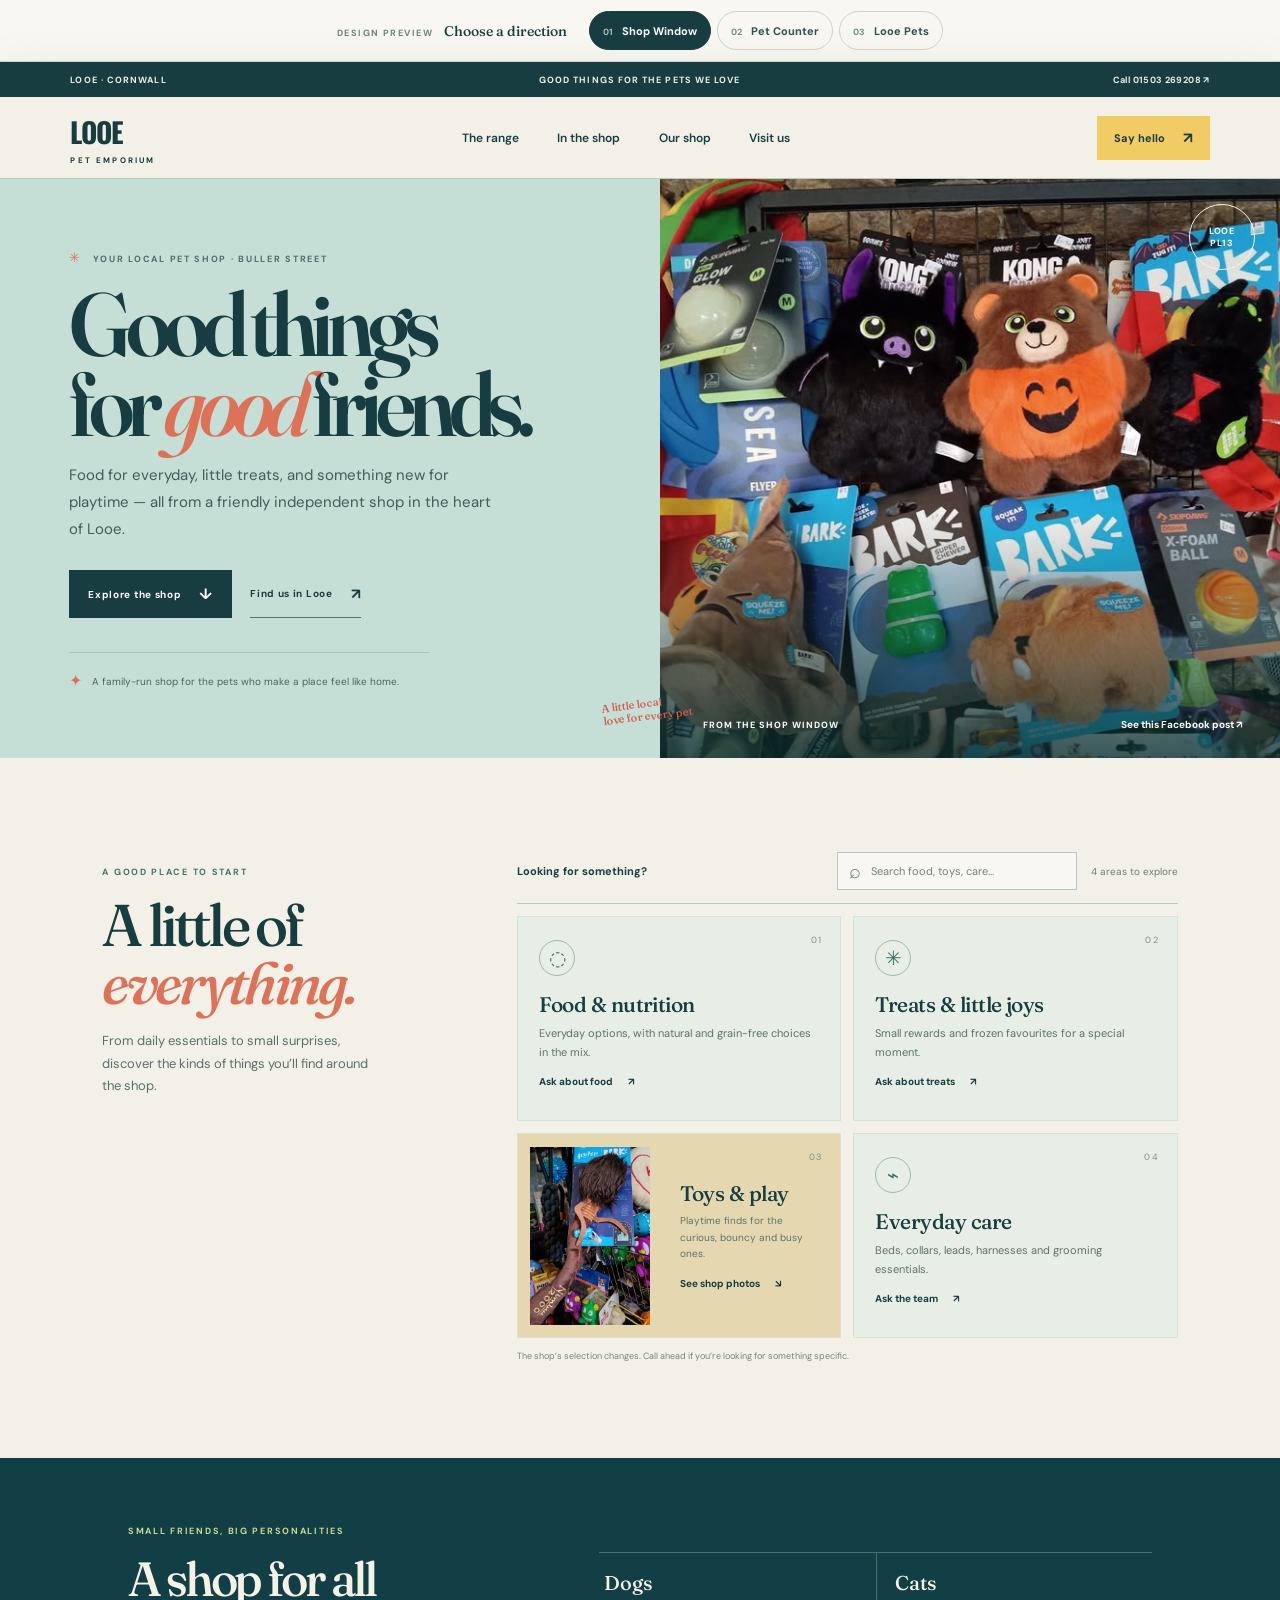
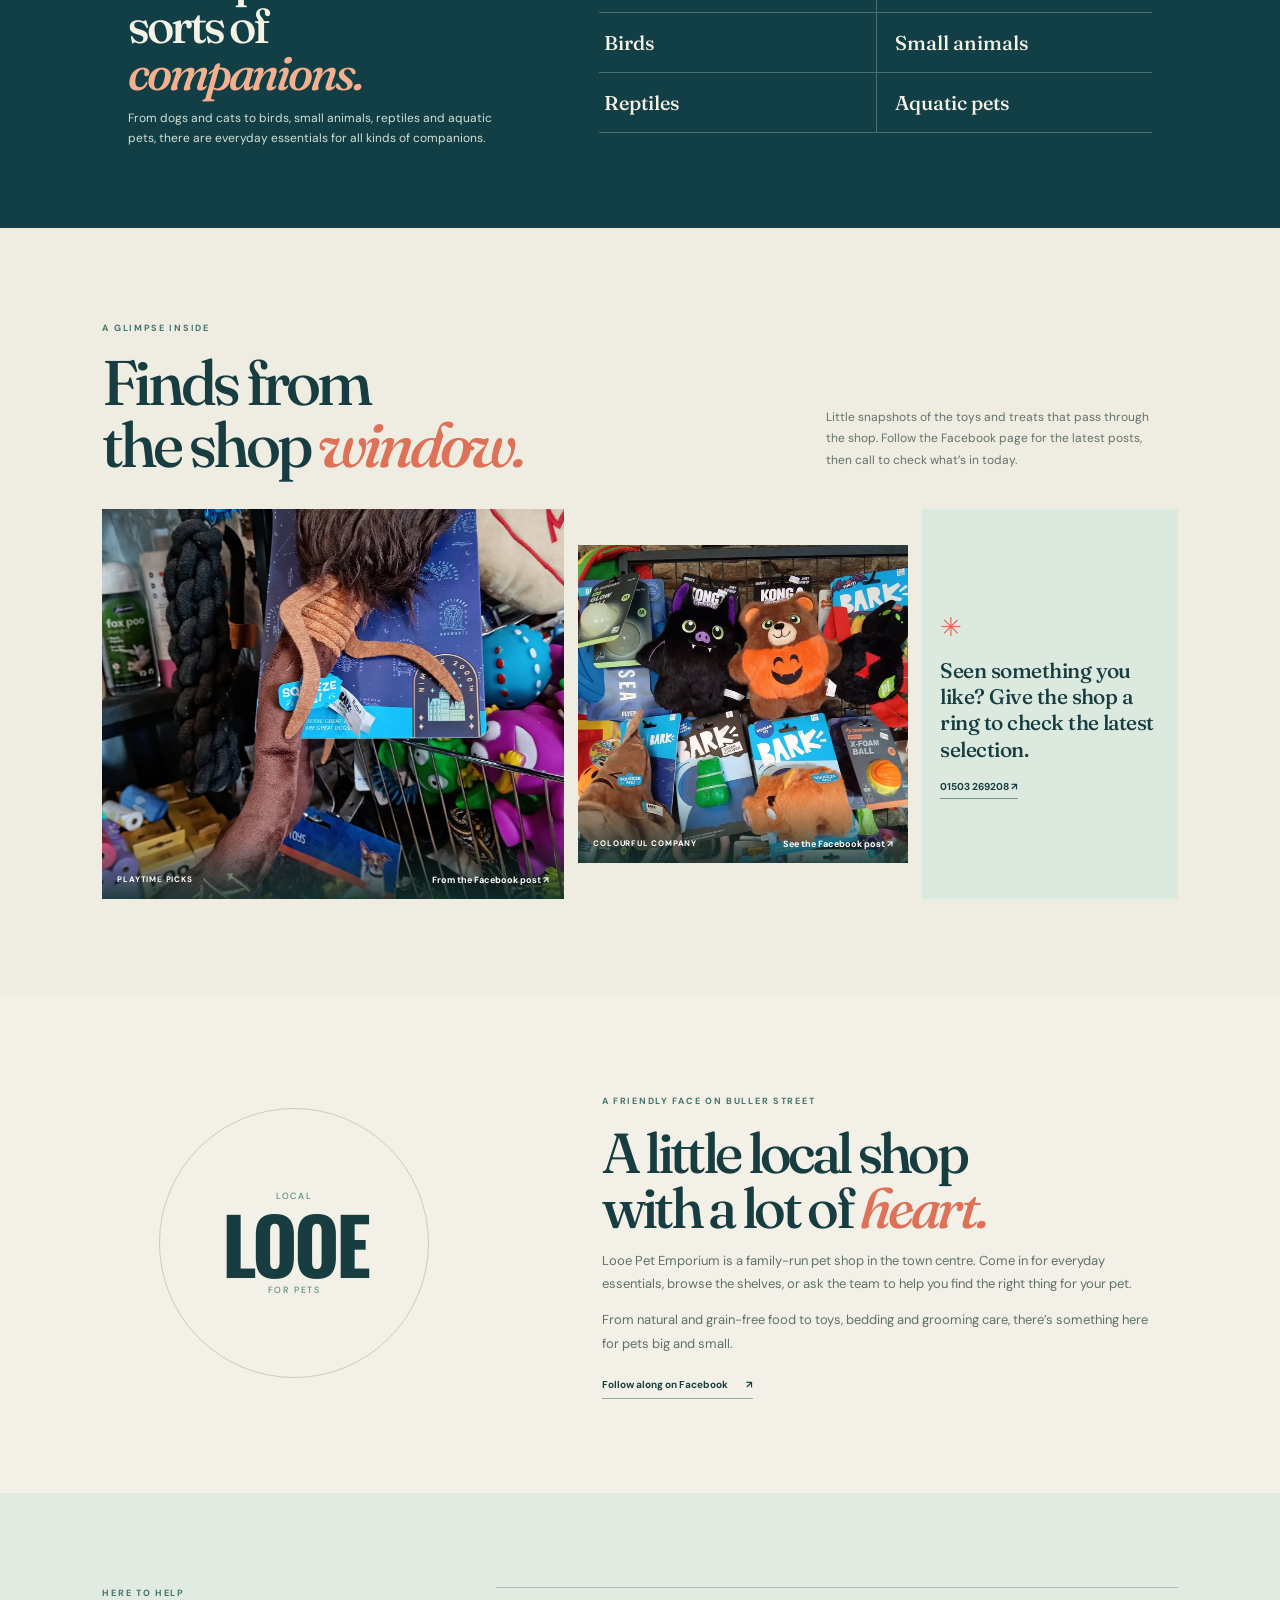
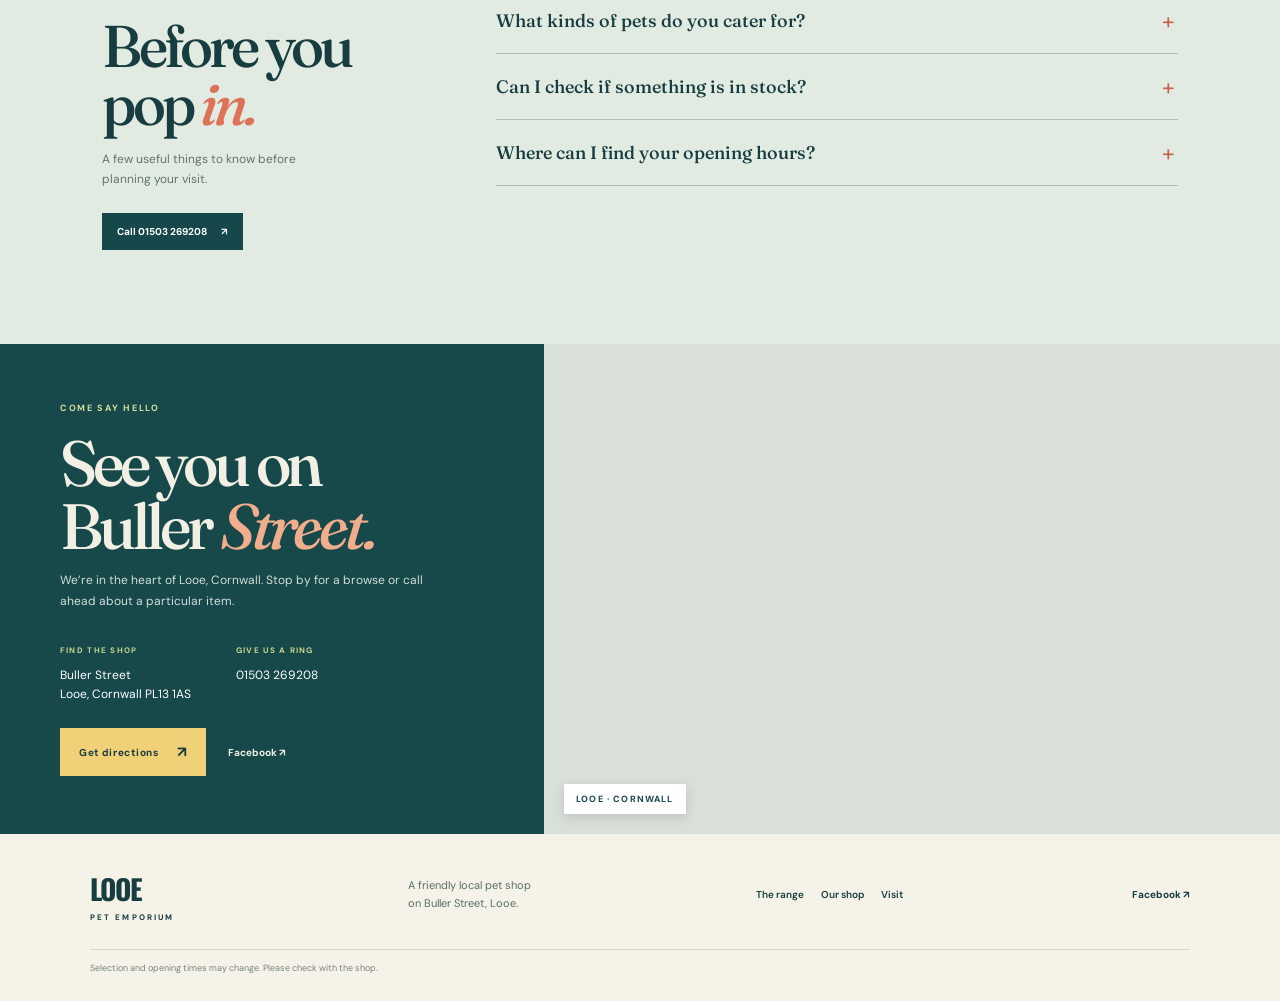
<file: index.html>
<!doctype html>
<html lang="en-GB">
<head>
  <meta charset="utf-8">
  <meta name="viewport" content="width=device-width, initial-scale=1">
  <meta name="theme-color" content="#123f45">
  <meta name="description" content="A friendly, family-run pet shop on Buller Street in Looe. Discover food, treats, toys and everyday care for pets.">
  <meta property="og:type" content="website">
  <meta property="og:title" content="Looe Pet Emporium — Good things for good friends">
  <meta property="og:description" content="Your local pet shop on Buller Street, Looe. Find food, treats, toys and everyday care for pets.">
  <meta property="og:url" content="https://oluisvi.github.io/looe-pet-emporium-concepts/">
  <meta property="og:image" content="https://oluisvi.github.io/looe-pet-emporium-concepts/images/looe-facebook-toy-2-hd.jpg">
  <link rel="canonical" href="https://oluisvi.github.io/looe-pet-emporium-concepts/">
  <title>Looe Pet Emporium — Good things for good friends</title>
  <link rel="preconnect" href="https://fonts.googleapis.com">
  <link rel="preconnect" href="https://fonts.gstatic.com" crossorigin>
  <link href="https://fonts.googleapis.com/css2?family=DM+Sans:wght@400;500;600;700&family=Fraunces:opsz,wght@9..144,500;9..144,600;9..144,700&family=Oswald:wght@500;600;700&display=swap" rel="stylesheet">
  <link rel="stylesheet" href="styles.css?v=20261102-2">
  <script src="interactions.js?v=20261102-2" defer></script>
  <script type="application/ld+json">
  {"@context":"https://schema.org","@type":"PetStore","name":"Looe Pet Emporium","address":{"@type":"PostalAddress","streetAddress":"Buller Street","addressLocality":"Looe","postalCode":"PL13 1AS","addressCountry":"GB"},"telephone":"+44 1503 269208","sameAs":["https://www.facebook.com/LooePetEmporium/"]}
  </script>
</head>
<body data-concept="harbour">
  <a class="skip-link" href="#main">Skip to content</a>
  <header class="preview-header">
    <div class="preview-heading"><span>DESIGN PREVIEW</span><strong>Choose a direction</strong></div>
    <nav class="concept-picker" aria-label="Choose a complete visual direction">
      <button type="button" data-concept-button="harbour" aria-pressed="true"><span>01</span> Shop Window</button>
      <button type="button" data-concept-button="counter" aria-pressed="false"><span>02</span> Pet Counter</button>
      <button type="button" data-concept-button="community" aria-pressed="false"><span>03</span> Looe Pets</button>
    </nav>
  </header>
  <p id="concept-status" class="visually-hidden" aria-live="polite" aria-atomic="true">Shop Window direction selected</p>

  <div class="storefront">
    <div class="announcement"><span>LOOE · CORNWALL</span><span>GOOD THINGS FOR THE PETS WE LOVE</span><a href="tel:+441503269208">Call 01503 269208 <span aria-hidden="true">↗</span></a></div>
    <header class="shop-header">
      <a class="wordmark" href="#home" aria-label="Looe Pet Emporium home"><span class="wordmark-main">LOOE</span><span class="wordmark-sub">PET EMPORIUM</span></a>
      <nav class="shop-nav" aria-label="Shop navigation">
        <a href="#range">The range</a><a href="#shop-window">In the shop</a><a href="#story">Our shop</a><a href="#visit">Visit us</a>
      </nav>
      <a class="header-cta" href="https://www.facebook.com/LooePetEmporium/" target="_blank" rel="noopener noreferrer">Say hello <span aria-hidden="true">↗</span></a>
    </header>

    <main id="main">
      <section class="hero" id="home" aria-labelledby="hero-title">
        <div class="hero-copy">
          <p class="eyebrow"><span class="eyebrow-mark" aria-hidden="true">✳</span> YOUR LOCAL PET SHOP · BULLER STREET</p>
          <h1 id="hero-title">Good things<br>for <em>good</em> friends.</h1>
          <p class="hero-lede">Food for everyday, little treats, and something new for playtime — all from a friendly independent shop in the heart of Looe.</p>
          <div class="hero-actions"><a class="button button-primary" href="#range">Explore the shop <span aria-hidden="true">↓</span></a><a class="button button-quiet" href="#visit">Find us in Looe <span aria-hidden="true">↗</span></a></div>
          <div class="hero-footnote"><span class="footnote-star" aria-hidden="true">✦</span><span>A family-run shop for the pets who make a place feel like home.</span></div>
        </div>
        <figure class="hero-photo">
          <img src="images/looe-facebook-toy-2-hd.jpg" alt="Colourful plush pet toys displayed in Looe Pet Emporium" width="797" height="600" fetchpriority="high">
          <figcaption><span>FROM THE SHOP WINDOW</span><a href="https://www.facebook.com/LooePetEmporium/posts/pfbid02kshEQxr5nYsouXUyHDTH9yVLM5trbxNX1CpuwkBYutcdd6grgDbzhmVvW4PEGdyvl" target="_blank" rel="noopener noreferrer">See this Facebook post ↗</a></figcaption>
          <span class="photo-stamp" aria-hidden="true">LOOE<br>PL13</span>
        </figure>
        <div class="hero-side-note" aria-hidden="true">A little local<br>love for every pet</div>
      </section>

      <section class="range section-wrap" id="range" aria-labelledby="range-title">
        <div class="section-intro"><p class="eyebrow">A GOOD PLACE TO START</p><h2 id="range-title">A little of<br><em>everything.</em></h2><p>From daily essentials to small surprises, discover the kinds of things you’ll find around the shop.</p></div>
        <div class="range-content">
          <div class="range-toolbar"><label for="range-search">Looking for something?</label><div class="range-search"><span aria-hidden="true">⌕</span><input id="range-search" type="search" placeholder="Search food, toys, care…" autocomplete="off"></div><span id="range-count" aria-live="polite">4 areas to explore</span></div>
          <div class="range-grid" id="range-grid">
            <article class="range-card" data-range-item data-search="food everyday natural grain free frozen dogs cats small animals birds reptiles fish">
              <span class="range-number">01</span><span class="range-icon" aria-hidden="true">◌</span><h3>Food &amp; nutrition</h3><p>Everyday options, with natural and grain-free choices in the mix.</p><a href="tel:+441503269208" aria-label="Call Looe Pet Emporium to ask about food">Ask about food <span aria-hidden="true">↗</span></a>
            </article>
            <article class="range-card" data-range-item data-search="treats frozen snacks dog ice cream yogurt pets">
              <span class="range-number">02</span><span class="range-icon" aria-hidden="true">✳</span><h3>Treats &amp; little joys</h3><p>Small rewards and frozen favourites for a special moment.</p><a href="tel:+441503269208" aria-label="Call Looe Pet Emporium to ask about treats">Ask about treats <span aria-hidden="true">↗</span></a>
            </article>
            <article class="range-card range-card-photo" data-range-item data-search="toys play balls plush chew dog cat">
              <span class="range-number">03</span><img src="images/looe-facebook-toy-1-hd.jpg" alt="A soft character pet toy shown on the shop shelves" width="1542" height="2048" loading="lazy"><div><h3>Toys &amp; play</h3><p>Playtime finds for the curious, bouncy and busy ones.</p><a href="#shop-window">See shop photos <span aria-hidden="true">↘</span></a></div>
            </article>
            <article class="range-card" data-range-item data-search="beds collars leads harness grooming shampoo flea worm care accessories">
              <span class="range-number">04</span><span class="range-icon" aria-hidden="true">⌁</span><h3>Everyday care</h3><p>Beds, collars, leads, harnesses and grooming essentials.</p><a href="tel:+441503269208" aria-label="Call Looe Pet Emporium to ask about everyday care">Ask the team <span aria-hidden="true">↗</span></a>
            </article>
            <p class="range-empty" id="range-empty" hidden>No matching areas. Try “food”, “toys” or “care”.</p>
          </div>
          <p class="range-note">The shop’s selection changes. Call ahead if you’re looking for something specific.</p>
        </div>
      </section>

      <section class="pet-aisle" aria-labelledby="aisle-title">
        <div class="aisle-heading"><p class="eyebrow">SMALL FRIENDS, BIG PERSONALITIES</p><h2 id="aisle-title">A shop for all<br>sorts of <em>companions.</em></h2><p>From dogs and cats to birds, small animals, reptiles and aquatic pets, there are everyday essentials for all kinds of companions.</p></div>
        <div class="pet-list" aria-label="Pets served by the shop"><span>Dogs</span><span>Cats</span><span>Birds</span><span>Small animals</span><span>Reptiles</span><span>Aquatic pets</span></div>
      </section>

      <section class="shop-window section-wrap" id="shop-window" aria-labelledby="window-title">
        <div class="window-heading"><div><p class="eyebrow">A GLIMPSE INSIDE</p><h2 id="window-title">Finds from<br>the shop <em>window.</em></h2></div><p>Little snapshots of the toys and treats that pass through the shop. Follow the Facebook page for the latest posts, then call to check what’s in today.</p></div>
        <div class="photo-story">
          <figure class="photo-story-main"><a href="https://www.facebook.com/LooePetEmporium/posts/pfbid02kshEQxr5nYsouXUyHDTH9yVLM5trbxNX1CpuwkBYutcdd6grgDbzhmVvW4PEGdyvl" target="_blank" rel="noopener noreferrer" aria-label="Open the Looe Pet Emporium Facebook post for this photo"><img src="images/looe-facebook-toy-1-hd.jpg" alt="A hand holds a soft character pet toy beside the shop's toy shelves" width="1542" height="2048" loading="lazy"></a><figcaption><span>PLAYTIME PICKS</span><span>From the Facebook post ↗</span></figcaption></figure>
          <figure class="photo-story-side"><a href="https://www.facebook.com/LooePetEmporium/posts/pfbid02kshEQxr5nYsouXUyHDTH9yVLM5trbxNX1CpuwkBYutcdd6grgDbzhmVvW4PEGdyvl" target="_blank" rel="noopener noreferrer" aria-label="See the Looe Pet Emporium Facebook post for this photo"><img src="images/looe-facebook-toy-2-hd.jpg" alt="A shelf of colourful plush pet toys at Looe Pet Emporium" width="797" height="600" loading="lazy"></a><figcaption><span>COLOURFUL COMPANY</span><span>See the Facebook post ↗</span></figcaption></figure>
          <div class="photo-story-note"><span class="note-icon" aria-hidden="true">✳</span><p>Seen something you like? Give the shop a ring to check the latest selection.</p><a href="tel:+441503269208">01503 269208 <span aria-hidden="true">↗</span></a></div>
        </div>
      </section>

      <section class="story section-wrap" id="story" aria-labelledby="story-title">
        <div class="story-mark" aria-hidden="true"><span>LOCAL</span><strong>LOOE</strong><span>FOR PETS</span></div>
        <div class="story-copy"><p class="eyebrow">A FRIENDLY FACE ON BULLER STREET</p><h2 id="story-title">A little local shop<br>with a lot of <em>heart.</em></h2><p>Looe Pet Emporium is a family-run pet shop in the town centre. Come in for everyday essentials, browse the shelves, or ask the team to help you find the right thing for your pet.</p><p>From natural and grain-free food to toys, bedding and grooming care, there’s something here for pets big and small.</p><a class="text-link" href="https://www.facebook.com/LooePetEmporium/" target="_blank" rel="noopener noreferrer">Follow along on Facebook <span aria-hidden="true">↗</span></a></div>
      </section>

      <section class="help section-wrap" aria-labelledby="help-title">
        <div class="help-heading"><p class="eyebrow">HERE TO HELP</p><h2 id="help-title">Before you<br>pop <em>in.</em></h2><p>A few useful things to know before planning your visit.</p><a href="tel:+441503269208" class="help-call">Call 01503 269208 <span aria-hidden="true">↗</span></a></div>
        <div class="help-questions">
          <details><summary>What kinds of pets do you cater for?</summary><p>The range covers dogs, cats, birds, small animals, reptiles and aquatic pets. If you need something specific, call ahead and ask.</p></details>
          <details><summary>Can I check if something is in stock?</summary><p>Yes — call the shop and ask about the item you need. Availability and selection can change.</p></details>
          <details><summary>Where can I find your opening hours?</summary><p>Opening times are shared on the shop’s Facebook page. Check there or call before setting off.</p></details>
        </div>
      </section>

      <section class="visit" id="visit" aria-labelledby="visit-title">
        <div class="visit-copy"><p class="eyebrow">COME SAY HELLO</p><h2 id="visit-title">See you on<br>Buller <em>Street.</em></h2><p>We’re in the heart of Looe, Cornwall. Stop by for a browse or call ahead about a particular item.</p><div class="visit-details"><div><span class="detail-label">FIND THE SHOP</span><address>Buller Street<br>Looe, Cornwall PL13 1AS</address></div><div><span class="detail-label">GIVE US A RING</span><a href="tel:+441503269208">01503 269208</a></div></div><div class="visit-actions"><a class="button button-light" href="https://www.google.com/maps/search/?api=1&query=Looe+Pet+Emporium%2C+Buller+Street%2C+Looe%2C+PL13+1AS" target="_blank" rel="noopener noreferrer">Get directions <span aria-hidden="true">↗</span></a><a class="visit-facebook" href="https://www.facebook.com/LooePetEmporium/" target="_blank" rel="noopener noreferrer">Facebook <span aria-hidden="true">↗</span></a></div></div>
        <div class="map-wrap"><iframe title="Map showing Buller Street in Looe" src="https://www.google.com/maps?q=Buller+Street%2C+Looe%2C+PL13+1AS&output=embed" loading="lazy" referrerpolicy="no-referrer-when-downgrade" allowfullscreen></iframe><span class="map-label">LOOE · CORNWALL</span></div>
      </section>
    </main>

    <footer class="shop-footer"><a class="wordmark wordmark-footer" href="#home" aria-label="Looe Pet Emporium, back to top"><span class="wordmark-main">LOOE</span><span class="wordmark-sub">PET EMPORIUM</span></a><p>A friendly local pet shop<br>on Buller Street, Looe.</p><nav aria-label="Footer navigation"><a href="#range">The range</a><a href="#story">Our shop</a><a href="#visit">Visit</a></nav><a class="footer-social" href="https://www.facebook.com/LooePetEmporium/" target="_blank" rel="noopener noreferrer">Facebook ↗</a><small>Selection and opening times may change. Please check with the shop.</small></footer>
  </div>
</body>
</html>
</file>
<file: styles.css>
@charset "UTF-8";
:root{font-family:"DM Sans",Arial,sans-serif;color:#193c3d;background:#e5e5dc;font-synthesis:none;text-rendering:optimizeLegibility;--ink:#173d40;--paper:#f3f1e7;--sea:#c5ded6;--coral:#dd7259;--sun:#f1cc64;--line:#b4cbc3;--muted:#58706c;--serif:"Fraunces",Georgia,serif;--sans:"DM Sans",Arial,sans-serif;--display:"Oswald",Impact,sans-serif}*{box-sizing:border-box}html{scroll-behavior:smooth;scroll-padding-top:78px}body{margin:0;min-width:320px;background:#e5e5dc;color:var(--ink)}a{color:inherit}button,input{font:inherit}.skip-link{position:absolute;z-index:20;left:16px;top:-70px;padding:12px 16px;background:#102f32;color:white}.skip-link:focus{top:12px}.visually-hidden{position:absolute;width:1px;height:1px;padding:0;margin:-1px;overflow:hidden;clip:rect(0,0,0,0);white-space:nowrap;border:0}.preview-header{display:flex;align-items:center;justify-content:center;gap:22px;padding:11px 18px;background:#f8f7f2;border-bottom:1px solid #d4d5cb}.preview-heading{display:flex;align-items:baseline;gap:11px}.preview-heading span{font-size:9px;font-weight:700;letter-spacing:.16em;color:#71827c}.preview-heading strong{font:500 14px var(--serif)}.concept-picker{display:flex;gap:6px}.concept-picker button{min-height:39px;padding:0 13px;border:1px solid #ccd2cb;border-radius:99px;background:transparent;color:#2e514e;font-size:11px;font-weight:700;cursor:pointer;transition:background .2s,color .2s,border-color .2s}.concept-picker button span{margin-right:6px;font-size:9px;opacity:.65}.concept-picker button:hover{border-color:var(--ink)}.concept-picker button[aria-pressed=true]{background:var(--ink);border-color:var(--ink);color:#fff}.concept-picker button:focus-visible,a:focus-visible,summary:focus-visible,input:focus-visible{outline:3px solid #dd7259;outline-offset:3px}.storefront{max-width:1440px;margin:auto;background:var(--paper);overflow:hidden;box-shadow:0 14px 50px #1b30231a}.announcement{min-height:35px;padding:0 5.5%;display:flex;align-items:center;justify-content:space-between;gap:16px;background:var(--ink);color:#eef0df;font-size:9px;font-weight:700;letter-spacing:.12em}.announcement a{text-decoration:none;letter-spacing:.04em}.shop-header{height:82px;padding:0 5.5%;display:flex;align-items:center;justify-content:space-between;gap:24px;border-bottom:1px solid var(--line);background:var(--paper)}.wordmark{display:flex;flex-direction:column;width:max-content;text-decoration:none;color:var(--ink);line-height:.9}.wordmark-main{font:700 28px var(--display);letter-spacing:-.045em}.wordmark-sub{margin-top:5px;font-size:8px;font-weight:700;letter-spacing:.27em}.shop-nav{display:flex;gap:clamp(16px,3vw,40px)}.shop-nav a,.shop-footer nav a{text-decoration:none;font-size:12px;font-weight:600}.shop-nav a:hover,.shop-footer nav a:hover{text-decoration:underline;text-underline-offset:5px}.header-cta{display:inline-flex;align-items:center;gap:18px;padding:12px 17px;background:var(--sun);text-decoration:none;font-size:11px;font-weight:700}.header-cta span,.button span{font-size:15px}.hero{position:relative;display:grid;grid-template-columns:1fr .94fr;align-items:stretch;min-height:540px;background:var(--sea);overflow:hidden}.hero-copy{align-self:center;max-width:670px;padding:70px 8vw 65px 10.5%}.eyebrow{margin:0 0 18px;font-size:9px;font-weight:700;letter-spacing:.19em;color:#44736b}.eyebrow-mark{margin-right:7px;color:var(--coral);font-size:13px}.hero h1{margin:0 0 19px;font:600 clamp(54px,7vw,94px)/.89 var(--serif);letter-spacing:-.075em;color:var(--ink)}.hero h1 em,.section-intro h2 em,.aisle-heading h2 em,.window-heading h2 em,.story-copy h2 em,.help-heading h2 em,.visit-copy h2 em{font-weight:500;color:var(--coral)}.hero-lede{max-width:425px;margin:0;color:#405e5a;font-size:15px;line-height:1.8}.hero-actions{display:flex;align-items:center;gap:18px;flex-wrap:wrap;margin-top:27px}.button{display:inline-flex;min-height:48px;align-items:center;justify-content:center;gap:18px;padding:0 19px;text-decoration:none;font-size:10px;font-weight:700;letter-spacing:.07em}.button-primary{background:var(--ink);color:#fff}.button-primary:hover{background:#0d3033}.button-quiet{padding-inline:0;border-bottom:1px solid #52736c}.hero-footnote{display:flex;align-items:center;gap:10px;max-width:360px;margin-top:34px;padding-top:16px;border-top:1px solid #a7c3b9;color:#466762;font-size:10px;line-height:1.5}.footnote-star{color:var(--coral);font-size:16px}.hero-photo{position:relative;min-height:100%;margin:0;background:#d4bd70;overflow:hidden}.hero-photo img{position:absolute;inset:0;width:100%;height:100%;object-fit:cover;object-position:49% center;filter:saturate(.9)}.hero-photo:after{position:absolute;inset:55% 0 0;content:"";background:linear-gradient(transparent,#092c2dc9)}.hero-photo figcaption{position:absolute;z-index:1;bottom:27px;left:7%;right:6%;display:flex;justify-content:space-between;align-items:end;gap:12px;color:white;font-size:9px;font-weight:700;letter-spacing:.11em}.hero-photo figcaption a{font-size:10px;letter-spacing:0;text-decoration:none}.photo-stamp{position:absolute;z-index:1;top:25px;right:25px;display:grid;place-content:center;width:66px;height:66px;border:1px solid #f6f3e9;border-radius:50%;color:#fff;text-align:center;font-size:9px;font-weight:700;line-height:1.35;letter-spacing:.1em}.hero-side-note{position:absolute;right:calc(47% - 14px);bottom:36px;z-index:1;color:#d45c4b;font:500 11px/1.15 var(--serif);transform:rotate(-7deg)}.section-wrap{padding:94px 8%;}.range{display:grid;grid-template-columns:.66fr 1.34fr;gap:7vw;background:var(--paper)}.section-intro{max-width:340px;padding-top:14px}.section-intro h2,.aisle-heading h2,.window-heading h2,.story-copy h2,.help-heading h2,.visit-copy h2{margin:0;font:500 clamp(39px,4.6vw,60px)/.98 var(--serif);letter-spacing:-.065em}.section-intro>p:last-child{max-width:280px;margin:18px 0 0;color:var(--muted);font-size:13px;line-height:1.75}.range-toolbar{display:grid;grid-template-columns:1fr minmax(180px,240px) auto;align-items:center;gap:14px;padding:0 0 13px;border-bottom:1px solid var(--line)}.range-toolbar>label{font-size:11px;font-weight:700}.range-search{display:flex;align-items:center;gap:8px;height:38px;padding:0 11px;border:1px solid #b7c9c2;background:#f8f7f1}.range-search>span{color:#617d75;font-size:20px}.range-search input{min-width:0;width:100%;border:0;background:transparent;color:var(--ink);font-size:11px;outline:0}.range-search input::placeholder{color:#72847c}.range-toolbar>span{color:#6b7e76;font-size:10px;white-space:nowrap}.range-grid{display:grid;grid-template-columns:repeat(2,minmax(0,1fr));gap:12px;padding-top:12px}.range-card{position:relative;min-height:205px;padding:23px 21px 18px;background:#e7eee6;border:1px solid #d8e1d8;transition:transform .2s,background .2s}.range-card:hover{transform:translateY(-3px);background:#dde9df}.range-number{position:absolute;right:18px;top:17px;color:#769088;font-size:9px;letter-spacing:.12em}.range-icon{display:grid;place-items:center;width:36px;height:36px;border:1px solid #9db9ac;border-radius:50%;color:#3a7469;font-size:20px}.range-card h3{margin:15px 0 7px;font:500 21px var(--serif);letter-spacing:-.025em}.range-card p{max-width:300px;margin:0;color:#5b736b;font-size:11px;line-height:1.65}.range-card>a,.range-card-photo a{display:inline-flex;align-items:center;gap:15px;margin-top:14px;color:var(--ink);font-size:10px;font-weight:700;text-decoration:none}.range-card>a:hover,.range-card-photo a:hover{text-decoration:underline;text-underline-offset:4px}.range-card-photo{display:flex;gap:16px;align-items:center;padding:12px;background:#e5d8b1}.range-card-photo img{width:40%;height:178px;object-fit:cover}.range-card-photo>div{padding-right:8px}.range-card-photo h3{margin:0 0 7px}.range-card-photo p{font-size:10px}.range-card[hidden]{display:none}.range-empty{grid-column:1/-1;margin:0;padding:28px 0;color:var(--muted);font-size:13px}.range-note{margin:12px 0 0;color:#77857e;font-size:9px;line-height:1.5}.pet-aisle{display:grid;grid-template-columns:.8fr 1.2fr;align-items:center;gap:8vw;padding:67px 10%;background:#123f45;color:#f4f1e5}.aisle-heading .eyebrow{color:#c9d991}.aisle-heading h2{font-size:clamp(34px,4vw,48px)}.aisle-heading h2 em{color:#f4b08f}.aisle-heading>p:last-child{max-width:390px;color:#d2e0d5;font-size:12px;line-height:1.7}.pet-list{display:grid;grid-template-columns:repeat(2,1fr);border-top:1px solid #46726d}.pet-list span{padding:17px 5px;border-bottom:1px solid #46726d;font:500 20px var(--serif);color:#f4f1e5}.pet-list span:nth-child(even){padding-left:18px;border-left:1px solid #46726d}.shop-window{background:#efede2}.window-heading{display:flex;align-items:end;justify-content:space-between;gap:32px;margin-bottom:34px}.window-heading h2{font-size:clamp(40px,5vw,63px)}.window-heading>p{max-width:330px;margin:0 2% 4px 0;color:#62716b;font-size:12px;line-height:1.8}.photo-story{display:grid;grid-template-columns:1.05fr .75fr .58fr;align-items:stretch;gap:14px}.photo-story figure{position:relative;min-width:0;margin:0;background:#e1d8c2;overflow:hidden}.photo-story figure>a{display:block;height:100%;min-height:290px}.photo-story figure img{display:block;width:100%;height:100%;min-height:290px;object-fit:cover;transition:transform .5s}.photo-story figure:hover img{transform:scale(1.035)}.photo-story-main{height:390px}.photo-story-side{height:318px;margin-top:36px!important}.photo-story figure figcaption{position:absolute;left:0;right:0;bottom:0;display:flex;justify-content:space-between;gap:10px;padding:38px 15px 13px;background:linear-gradient(transparent,#102e2dd9);color:white;font-size:8px;font-weight:700;letter-spacing:.1em}.photo-story figure figcaption span+span{font-size:9px;letter-spacing:0}.photo-story-note{display:flex;flex-direction:column;justify-content:center;padding:26px 18px;background:#dbe9df}.note-icon{color:var(--coral);font-size:26px}.photo-story-note p{margin:13px 0 18px;font:500 21px/1.25 var(--serif);letter-spacing:-.025em}.photo-story-note>a{width:max-content;border-bottom:1px solid #75938a;padding-bottom:5px;font-size:10px;font-weight:700;text-decoration:none}.story{display:grid;grid-template-columns:.8fr 1.2fr;align-items:center;gap:9vw;background:var(--paper)}.story-mark{display:flex;flex-direction:column;align-items:center;justify-content:center;width:min(100%,270px);aspect-ratio:1;margin:auto;border:1px solid #c4cec0;border-radius:50%;color:#427c70;font-size:9px;letter-spacing:.2em}.story-mark strong{margin:6px 0;font:700 clamp(47px,7vw,78px)/.9 var(--display);letter-spacing:-.05em;color:var(--ink)}.story-copy{max-width:600px}.story-copy h2{font-size:clamp(40px,4.4vw,57px)}.story-copy>p:not(.eyebrow){max-width:560px;color:#5d716a;font-size:13px;line-height:1.8}.story-copy .eyebrow{margin-top:8px}.text-link{display:inline-flex;gap:18px;margin-top:10px;padding-bottom:7px;border-bottom:1px solid #95aaa0;font-size:10px;font-weight:700;text-decoration:none}.help{display:grid;grid-template-columns:.58fr 1.42fr;gap:9vw;background:#e2ebe2}.help-heading>p:not(.eyebrow){max-width:230px;margin:16px 0;color:#61746d;font-size:12px;line-height:1.7}.help-call{display:inline-flex;gap:14px;margin-top:8px;padding:12px 15px;background:#16474a;color:#fff;text-decoration:none;font-size:10px;font-weight:700}.help-questions{border-top:1px solid #aebfb5}.help-questions details{border-bottom:1px solid #aebfb5}.help-questions summary{position:relative;padding:21px 34px 21px 0;list-style:none;cursor:pointer;font:500 18px var(--serif)}.help-questions summary::-webkit-details-marker{display:none}.help-questions summary:after{position:absolute;right:3px;top:18px;content:"+";color:#c9614e;font:400 23px var(--sans)}.help-questions details[open] summary:after{content:"−"}.help-questions details p{max-width:620px;margin:-4px 0 20px;color:#5d716a;font-size:12px;line-height:1.75}.visit{display:grid;grid-template-columns:.85fr 1.15fr;min-height:420px;background:#17484a;color:#f2f0e5}.visit-copy{align-self:center;padding:58px 11%}.visit-copy .eyebrow{color:#d4df9a}.visit-copy h2{font-size:clamp(43px,5vw,64px)}.visit-copy h2 em{color:#f0ae8c}.visit-copy>p:not(.eyebrow){max-width:390px;color:#d1dfd8;font-size:12px;line-height:1.75}.visit-details{display:flex;gap:45px;margin-top:25px}.detail-label{font-size:8px;font-weight:700;letter-spacing:.16em;color:#c8d791}.visit-details address,.visit-details>div>a{display:block;margin-top:8px;color:#fff;font-size:12px;font-style:normal;line-height:1.6;text-decoration:none}.visit-actions{display:flex;align-items:center;gap:22px;margin-top:24px}.button-light{background:#f1d177;color:#173d40}.visit-facebook{font-size:10px;font-weight:700;text-decoration:none}.map-wrap{position:relative;min-height:420px;background:#d8e0d9}.map-wrap iframe{position:absolute;inset:0;width:100%;height:100%;border:0;filter:grayscale(.55) sepia(.08)}.map-label{position:absolute;left:20px;bottom:20px;padding:9px 12px;background:#fff;color:#16474a;font-size:9px;font-weight:700;letter-spacing:.13em;box-shadow:0 3px 12px #0002}.shop-footer{display:grid;grid-template-columns:1fr 1.1fr 1.2fr auto;align-items:center;gap:28px;padding:34px 7% 27px;background:#f5f2e8}.shop-footer>p{margin:0;color:#586f67;font-size:11px;line-height:1.6}.shop-footer nav{display:flex;gap:17px;flex-wrap:wrap}.shop-footer nav a{font-size:10px}.footer-social{font-size:10px;font-weight:700;text-decoration:none}.shop-footer>small{grid-column:1/-1;padding-top:12px;border-top:1px solid #d5d7ca;color:#78857d;font-size:9px}

/* Direction 02: a precise, useful supply counter, with a compact browse grid and clear labels. */
body[data-concept="counter"]{--ink:#172d3b;--paper:#f2f4f1;--sea:#dce7e8;--coral:#d85d36;--sun:#d1e276;--line:#c8d2d0;--muted:#596a70}body[data-concept="counter"] .storefront{max-width:none}.counter~*{}body[data-concept="counter"] .announcement{background:#172d3b}body[data-concept="counter"] .wordmark-main{font-family:var(--sans);font-size:22px;letter-spacing:-.06em}body[data-concept="counter"] .hero{grid-template-columns:1fr 1fr;min-height:500px;background:#e1e8e8}body[data-concept="counter"] .hero-copy{padding-left:12%;padding-right:7%}body[data-concept="counter"] .hero h1{font-family:var(--display);font-weight:600;line-height:.95;letter-spacing:-.025em;text-transform:uppercase}body[data-concept="counter"] .hero h1 em{font-style:normal}body[data-concept="counter"] .hero-photo img{object-position:center}body[data-concept="counter"] .hero-photo{border-left:12px solid #d1e276}body[data-concept="counter"] .hero-footnote{border-top-color:#bbc8c8}body[data-concept="counter"] .range{grid-template-columns:1fr;gap:30px}body[data-concept="counter"] .section-intro{max-width:600px}body[data-concept="counter"] .section-intro h2{font-family:var(--display);font-size:clamp(46px,6vw,74px);line-height:.95;text-transform:uppercase;letter-spacing:-.02em}body[data-concept="counter"] .section-intro h2 em{font-style:normal}body[data-concept="counter"] .range-grid{grid-template-columns:repeat(4,minmax(0,1fr));gap:10px}body[data-concept="counter"] .range-card{min-height:254px;padding:19px 15px;background:#e8edeb;border:0;border-top:4px solid #6d9b9a}body[data-concept="counter"] .range-card-photo{display:block;padding:0;border-top:4px solid var(--coral)}body[data-concept="counter"] .range-card-photo img{width:100%;height:112px}.range-card-photo>div{padding:12px 14px}body[data-concept="counter"] .range-card h3{font-family:var(--sans);font-size:16px;font-weight:700;letter-spacing:-.03em}body[data-concept="counter"] .range-card p{font-size:10px}body[data-concept="counter"] .range-toolbar{grid-template-columns:1fr minmax(200px,300px) auto}body[data-concept="counter"] .pet-aisle{background:#dce7e8;color:#172d3b;border-block:1px solid #c7d3d3}body[data-concept="counter"] .aisle-heading h2{font-family:var(--display);text-transform:uppercase;letter-spacing:-.02em}body[data-concept="counter"] .aisle-heading h2 em{font-style:normal;color:#d85d36}body[data-concept="counter"] .aisle-heading>p:last-child{color:#596a70}body[data-concept="counter"] .pet-list{border-color:#bac9c9}body[data-concept="counter"] .pet-list span{border-color:#bac9c9;color:#172d3b;font-family:var(--sans);font-size:16px;font-weight:700}body[data-concept="counter"] .window-heading h2,body[data-concept="counter"] .story-copy h2,body[data-concept="counter"] .help-heading h2,body[data-concept="counter"] .visit-copy h2{font-family:var(--display);text-transform:uppercase;letter-spacing:-.02em}body[data-concept="counter"] .photo-story{grid-template-columns:1.3fr .9fr .65fr}body[data-concept="counter"] .photo-story-main{height:330px}body[data-concept="counter"] .photo-story-side{height:280px;margin-top:25px!important}body[data-concept="counter"] .photo-story-note{background:#dce7e8}body[data-concept="counter"] .story-mark{border-radius:0;border:0;background:#dce7e8;font-family:var(--display)}body[data-concept="counter"] .story-mark strong{font-family:var(--display)}body[data-concept="counter"] .help{background:#f2f4f1}body[data-concept="counter"] .visit{background:#172d3b}body[data-concept="counter"] .map-wrap iframe{filter:grayscale(.8)}body[data-concept="counter"] .shop-footer{background:#e8edeb}

/* Direction 03: a community noticeboard for pets and people around Looe. */
body[data-concept="community"]{--ink:#243d36;--paper:#fff7ed;--sea:#d8e9dc;--coral:#df5c47;--sun:#f3c15a;--line:#e3cbb8;--muted:#6e655e}body[data-concept="community"] .storefront{max-width:1340px;border-radius:0 0 28px 28px}body[data-concept="community"] .announcement{background:#df5c47;color:#fff9ed}body[data-concept="community"] .shop-header{height:74px;border:0}body[data-concept="community"] .wordmark-main{font-family:var(--sans);font-weight:700;font-size:24px;letter-spacing:-.08em}body[data-concept="community"] .wordmark-sub{letter-spacing:.19em}body[data-concept="community"] .hero{grid-template-columns:1fr .9fr;min-height:535px;margin:0 2%;border-radius:22px;background:#e8efdc}body[data-concept="community"] .hero-copy{padding-left:9%;padding-right:4%}body[data-concept="community"] .hero h1{font-family:var(--sans);font-size:clamp(50px,6.5vw,82px);font-weight:700;line-height:.94;letter-spacing:-.075em}body[data-concept="community"] .hero h1 em{font-style:normal;color:#df5c47}body[data-concept="community"] .hero-photo{margin:20px;border-radius:170px 170px 18px 18px}.community~*{}body[data-concept="community"] .photo-stamp{top:44px;right:40px;background:#f3c15a;color:#243d36;border:0;transform:rotate(9deg)}body[data-concept="community"] .hero-side-note{right:calc(43% - 12px);bottom:20px;color:#df5c47}body[data-concept="community"] .range{grid-template-columns:1fr;gap:28px;padding-inline:9%}body[data-concept="community"] .section-intro{max-width:650px}body[data-concept="community"] .section-intro h2,body[data-concept="community"] .aisle-heading h2,body[data-concept="community"] .window-heading h2,body[data-concept="community"] .story-copy h2,body[data-concept="community"] .help-heading h2,body[data-concept="community"] .visit-copy h2{font-family:var(--sans);font-weight:700;letter-spacing:-.07em}body[data-concept="community"] .range-grid{grid-template-columns:repeat(4,minmax(0,1fr));gap:10px}body[data-concept="community"] .range-card{min-height:255px;background:#f6e8d9;border:0;border-radius:14px 14px 5px 5px}body[data-concept="community"] .range-card:nth-child(2){background:#e8efdc}body[data-concept="community"] .range-card:nth-child(3){background:#f4d7cc}body[data-concept="community"] .range-card:nth-child(4){background:#e1ecec}body[data-concept="community"] .range-card-photo{display:block;padding:0}body[data-concept="community"] .range-card-photo img{width:100%;height:107px}body[data-concept="community"] .range-card-photo>div{padding:12px 14px}body[data-concept="community"] .range-card h3{font-family:var(--sans);font-size:16px;font-weight:700}body[data-concept="community"] .range-card p{font-size:10px}body[data-concept="community"] .range-card>a,body[data-concept="community"] .range-card-photo a{font-size:9px}body[data-concept="community"] .pet-aisle{margin:0 2%;grid-template-columns:1fr;gap:24px;border-radius:20px;background:#243d36}body[data-concept="community"] .aisle-heading h2 em{color:#f3c15a}body[data-concept="community"] .pet-list{grid-template-columns:repeat(3,1fr);border:0;gap:7px}body[data-concept="community"] .pet-list span,body[data-concept="community"] .pet-list span:nth-child(even){padding:10px 12px;border:1px solid #6e8277;border-radius:99px;text-align:center;font-family:var(--sans);font-size:12px}body[data-concept="community"] .window-heading{align-items:start}body[data-concept="community"] .window-heading h2 em,body[data-concept="community"] .story-copy h2 em,body[data-concept="community"] .help-heading h2 em{font-style:normal;color:#df5c47}body[data-concept="community"] .photo-story{grid-template-columns:1fr 1fr;grid-template-rows:auto auto}body[data-concept="community"] .photo-story-main{height:370px;border-radius:16px 16px 4px 4px}body[data-concept="community"] .photo-story-side{height:290px;margin-top:35px!important;border-radius:16px 16px 4px 4px}body[data-concept="community"] .photo-story-note{grid-column:1/-1;min-height:135px;border-radius:12px;background:#f3c15a;padding:23px;display:grid;grid-template-columns:auto 1fr auto;align-items:center;gap:18px}body[data-concept="community"] .photo-story-note p{margin:0;max-width:390px;font-family:var(--sans);font-weight:600}body[data-concept="community"] .story{background:#fff7ed}body[data-concept="community"] .story-mark{border:0;border-radius:22px 22px 50% 22px;background:#d8e9dc;transform:rotate(-3deg)}body[data-concept="community"] .story-mark strong{font-family:var(--sans);font-size:58px;letter-spacing:-.09em}body[data-concept="community"] .help{margin:0 2%;border-radius:18px;background:#e8efdc}body[data-concept="community"] .help-questions details{border-color:#d8c7b5}body[data-concept="community"] .visit{margin:0 2%;border-radius:18px 18px 0 0;background:#243d36}body[data-concept="community"] .shop-footer{background:#fff7ed}

@media(max-width:950px){.hero{min-height:485px}.hero-copy{padding-left:7%;padding-right:5%}.range{grid-template-columns:1fr;gap:32px}.section-intro{max-width:600px}.section-intro>p:last-child{max-width:450px}.range-grid{grid-template-columns:repeat(2,minmax(0,1fr))}.pet-aisle{grid-template-columns:1fr;gap:28px}.aisle-heading>p:last-child{max-width:620px}.photo-story{grid-template-columns:1fr 1fr}.photo-story-main{height:350px}.photo-story-side{height:290px;margin-top:40px!important}.photo-story-note{grid-column:1/-1;min-height:135px;display:grid;grid-template-columns:auto 1fr auto;align-items:center;gap:20px}.photo-story-note p{max-width:360px;margin:0}.story{gap:6vw}.help{gap:5vw}.shop-footer{grid-template-columns:1fr 1fr 1fr;row-gap:20px}.footer-social{grid-column:3}.shop-footer>small{grid-column:1/-1}body[data-concept="counter"] .range-grid,body[data-concept="community"] .range-grid{grid-template-columns:repeat(2,minmax(0,1fr))}}
@media(max-width:650px){html{scroll-padding-top:60px}.preview-header{align-items:flex-start;flex-direction:column;gap:9px;padding:10px 13px}.preview-heading{gap:9px}.preview-heading strong{font-size:13px}.concept-picker{width:100%;gap:5px}.concept-picker button{flex:1;min-width:0;padding:0 5px;font-size:10px}.concept-picker button span{margin-right:4px;font-size:8px}.storefront{box-shadow:none}.announcement{min-height:33px;padding-inline:4%;font-size:7px;letter-spacing:.08em}.announcement>span:nth-child(2){display:none}.announcement a{font-size:9px}.shop-header{height:auto;min-height:67px;padding:9px 5%;gap:9px;flex-wrap:wrap}.wordmark-main{font-size:23px}.wordmark-sub{font-size:7px}.shop-nav{order:3;width:100%;display:flex;justify-content:space-between;gap:8px;overflow:auto;padding:8px 0 1px;border-top:1px solid var(--line)}.shop-nav a{white-space:nowrap;font-size:10px}.header-cta{padding:11px 12px;font-size:10px}.hero{display:flex;flex-direction:column-reverse;min-height:0}.hero-copy{padding:30px 7% 29px}.hero .eyebrow{font-size:8px}.hero h1{font-size:clamp(52px,15vw,72px)}.hero-lede{font-size:13px}.hero-photo{height:320px;min-height:0;margin:0 4%;}.hero-photo img{object-position:center 49%}.hero-photo figcaption{font-size:8px;bottom:17px}.hero-photo figcaption a{font-size:9px}.photo-stamp{width:55px;height:55px;top:14px;right:14px;font-size:8px}.hero-side-note{display:none}.hero-footnote{margin-top:24px}.hero-actions{gap:15px;margin-top:20px}.button{min-height:45px;padding-inline:14px;font-size:9px}.section-wrap{padding:62px 6%}.section-intro h2,.aisle-heading h2,.window-heading h2,.story-copy h2,.help-heading h2,.visit-copy h2{font-size:43px}.section-intro>p:last-child{font-size:12px}.range-toolbar{grid-template-columns:1fr auto;gap:8px}.range-toolbar>label{grid-column:1/-1}.range-search{grid-column:1;grid-row:2}.range-toolbar>span{grid-column:2;grid-row:2;font-size:9px}.range-grid{gap:8px;padding-top:9px}.range-card{min-height:204px;padding:18px 14px 15px}.range-card h3{font-size:18px}.range-card p{font-size:10px}.range-card-photo{display:block;padding:0}.range-card-photo img{width:100%;height:105px;object-position:center 42%}.range-card-photo>div{padding:12px}.range-card-photo h3{font-size:17px}.range-card>a,.range-card-photo a{gap:8px;font-size:9px}.range-number{right:12px;top:13px;font-size:8px}.range-icon{width:31px;height:31px;font-size:17px}.range-note{font-size:8px}.pet-aisle{padding:47px 7%}.aisle-heading h2{font-size:38px}.aisle-heading>p:last-child{font-size:11px}.pet-list span{font-size:16px;padding:14px 2px}.pet-list span:nth-child(even){padding-left:12px}.window-heading{display:block}.window-heading>p{margin:17px 0 0;font-size:11px}.photo-story{grid-template-columns:1fr 1fr;gap:9px}.photo-story-main{height:270px}.photo-story-side{height:230px;margin-top:26px!important}.photo-story figure>a,.photo-story figure img{min-height:0}.photo-story figure figcaption{display:block;padding:28px 9px 9px;font-size:7px}.photo-story figure figcaption span+span{display:block;margin-top:4px;font-size:8px}.photo-story-note{min-height:0;grid-template-columns:auto 1fr;gap:9px;padding:17px 14px}.photo-story-note p{font-size:17px}.photo-story-note>a{grid-column:2;font-size:9px}.note-icon{font-size:20px}.story{grid-template-columns:1fr;gap:27px}.story-mark{width:180px}.story-mark strong{font-size:55px}.story-copy>p:not(.eyebrow){font-size:12px}.help{grid-template-columns:1fr;gap:26px}.help-heading>p:not(.eyebrow){max-width:320px}.help-questions summary{padding:18px 30px 18px 0;font-size:16px}.help-questions summary:after{top:14px}.help-questions details p{font-size:11px}.visit{grid-template-columns:1fr}.visit-copy{padding:49px 7% 37px}.visit-copy h2{font-size:49px}.visit-details{gap:27px}.visit-details address,.visit-details>div>a{font-size:11px}.visit-actions{gap:16px}.map-wrap{min-height:280px}.shop-footer{grid-template-columns:1fr 1fr;padding:28px 6% 20px;gap:17px}.shop-footer>p{font-size:10px}.shop-footer nav{gap:10px;grid-column:1/-1;grid-row:2}.shop-footer nav a{font-size:9px}.footer-social{grid-column:2;grid-row:1;justify-self:end}.shop-footer>small{grid-column:1/-1;font-size:8px}body[data-concept="counter"] .hero{display:flex;flex-direction:column-reverse;min-height:0}body[data-concept="counter"] .hero-photo{margin:0 4%;border-left:0;border-top:8px solid #d1e276}body[data-concept="counter"] .hero-copy{padding-left:7%}body[data-concept="counter"] .range{padding-inline:6%}body[data-concept="counter"] .range-grid{grid-template-columns:repeat(2,minmax(0,1fr))}body[data-concept="counter"] .range-card{min-height:225px}body[data-concept="counter"] .photo-story{grid-template-columns:1fr 1fr}body[data-concept="community"] .shop-header{min-height:63px}body[data-concept="community"] .hero{min-height:0;margin:0 2%;border-radius:17px}body[data-concept="community"] .hero-photo{height:285px;min-height:0;margin:12px 12px 0;border-radius:150px 150px 12px 12px}body[data-concept="community"] .hero-copy{padding:26px 7% 28px}body[data-concept="community"] .hero h1{font-size:clamp(49px,14vw,68px)}body[data-concept="community"] .range{padding-inline:6%}body[data-concept="community"] .range-grid{grid-template-columns:repeat(2,minmax(0,1fr))}body[data-concept="community"] .range-card{min-height:225px;padding:14px 12px}body[data-concept="community"] .range-card h3{font-size:14px}body[data-concept="community"] .range-card p{font-size:9px}body[data-concept="community"] .pet-aisle,body[data-concept="community"] .help,body[data-concept="community"] .visit{margin-inline:2%}body[data-concept="community"] .pet-list{grid-template-columns:repeat(2,1fr)}body[data-concept="community"] .photo-story{grid-template-columns:1fr 1fr}body[data-concept="community"] .photo-story-note{grid-template-columns:auto 1fr}body[data-concept="community"] .photo-story-main{height:270px}body[data-concept="community"] .photo-story-side{height:230px}body[data-concept="community"] .story-mark{width:165px}body[data-concept="community"] .shop-footer{border-radius:0}}
@media(max-width:370px){.concept-picker button{font-size:9px;padding-inline:3px}.hero-photo{height:270px}.hero h1{font-size:50px}.range-grid{grid-template-columns:1fr}.range-card{min-height:175px}.range-card-photo{display:flex}.range-card-photo img{width:38%;height:auto;align-self:stretch;min-height:150px}.range-card-photo>div{align-self:center}.range-card-photo h3{font-size:16px}body[data-concept="counter"] .range-grid,body[data-concept="community"] .range-grid{grid-template-columns:1fr}.photo-story-main{height:225px}.photo-story-side{height:195px;margin-top:22px!important}}
@media(prefers-reduced-motion:reduce){*,*::before,*::after{scroll-behavior:auto!important;transition-duration:.01ms!important;animation-duration:.01ms!important;animation-iteration-count:1!important}}
</file>
